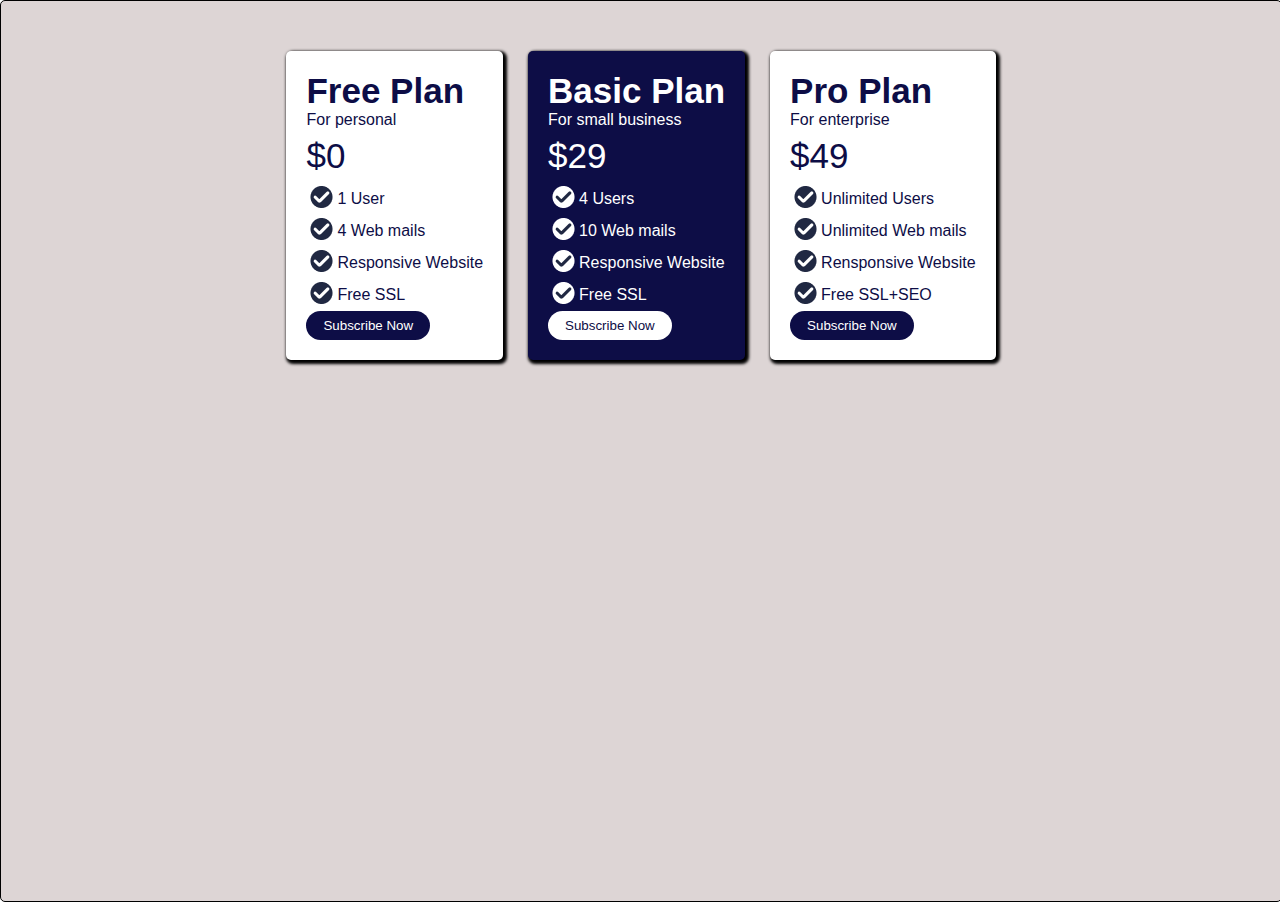
<file: 01oct2023  Flex in CSS/Qno04 Ans/index.html>
<!DOCTYPE html>
<html lang="en">
<head>
    <meta charset="UTF-8">
    <meta name="viewport" content="width=device-width, initial-scale=1.0">
    <title>Pricing Section</title>
    <link rel="stylesheet" href="style.css">
</head>
<body>
    <section class="pricing-section">
     <div class="conatiner">
        <section class="card">
        <div class="free">
            <h2 class="plan">Free Plan</h2>
            <p class="for">For personal</p>
            <h2 class="price">$0</h2>
            <p class="features"><span><img src="./assets/light_tick.png" alt=""></span>1 User</p>
            <p class="features"><span><img src="assets/light_tick.png" alt="dark_tick"></span>4 Web mails</p>         
            <p class="features"><span><img src="assets/light_tick.png" alt="dark_tick"></span>Responsive Website</p>
            <p class="features"><span><img src="assets/light_tick.png" alt="dark_tick"></span>Free SSL</p>
            <button id="free">Subscribe Now</button>
       </div>
    </section>
    <section class="card">
        <div class="basic">
            <h2 class="plan">Basic Plan</h2>
            <p class="for">For small business</p>
            <h2 class="price">$29</h2>
            <p class="features"><span><img src="assets/dark_tick.png" alt="light_tick"></span>4 Users</p> 
            <p class="features"><span><img src="assets/dark_tick.png" alt="light_tick"></span>10 Web mails</p> 
            <p class="features"><span><img src="assets/dark_tick.png" alt="light_tick"></span>Responsive Website</p>
            <p class="features"><span><img src="assets/dark_tick.png" alt="light_tick"></span>Free SSL</p>
            <button id="basic">Subscribe Now</button>
       </div>
    </section>
    <section class="card">
        <div class="pro">
            <h2 class="plan">Pro Plan</h2>
            <p class="for">For enterprise</p>
            <h2 class="price">$49</h2>
            <p class="features"><span><img src="assets/light_tick.png" alt="dark_tick"></span>Unlimited Users</p>
            <p class="features"><span><img src="assets/light_tick.png" alt="dark_tick"></span>Unlimited Web mails</p>
            <p class="features"><span><img src="assets/light_tick.png" alt="dark_tick"></span>Rensponsive Website</p>
            <p class="features"><span><img src="assets/light_tick.png" alt="dark_tick"></span>Free SSL+SEO</p>
            <button id="pro">Subscribe Now</button>
        </div>
    </section>
   </div>
  </section>
</body>
</html>
</file>
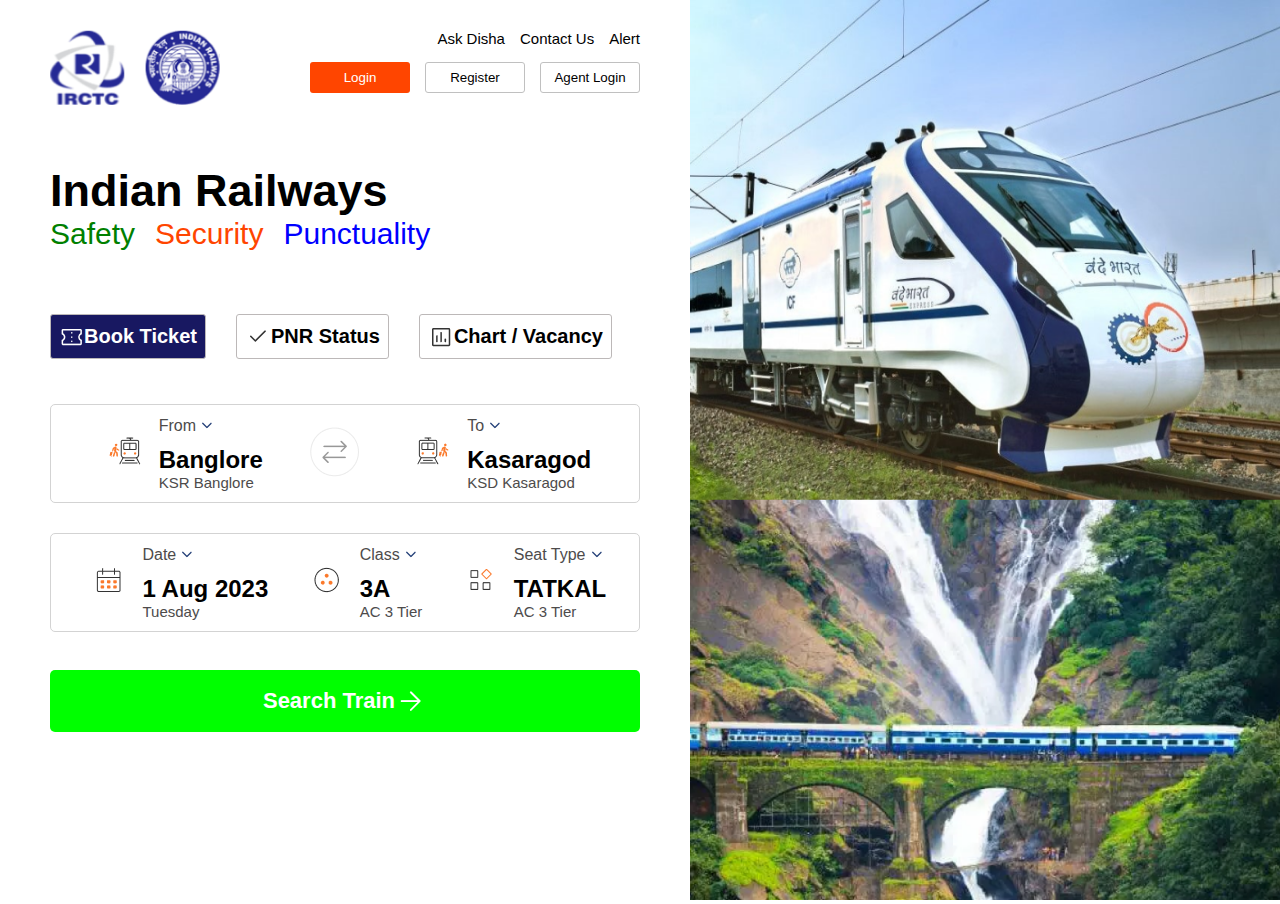
<file: 01oct2023  Flex in CSS/Qno05 Ans/index.html>
<!DOCTYPE html>
<html lang="en">
<head>
    <meta charset="UTF-8">
    <meta name="viewport" content="width=device-width, initial-scale=1.0">
    <title>Welcome to IRCTC</title>
    <link rel="stylesheet" href="style.css">
</head>
    <body>
       <!--start for IRCTC-->
        <div class="full-container">
            <!--Left Side Section-->
            <section class="left-side">
             <!--nav section-->
              <nav> 
                    <div class="container-logo">
                        <img src="./assets/IRCTCLogo.png" alt="IRCTC"><span><img src="./assets/indianRailwaysLogo.png" alt="Railways"></span>  
                    </div>
                    <div class="container-navbar">
                      <ul>
                          <li>Ask Disha</li>
                          <li>Contact Us</li>
                           <li>Alert</li>
                      </ul>
                       <ul>
                           <li><button class="select">Login</button></li>
                           <li><button>Register</button></li>
                           <li><button>Agent Login</button></li>
                       </ul>
                    </div>
                </nav>
               <!--main content in main conatainer-->

               <main>
                <div>
                    <h2 class="main-title">Indian Railways</h2>
                    <div class="sub-title">
                         <p class="text-green">Safety</p>
                         <p class="text-orange">Security</p>
                         <p class="text-blue">Punctuality</p>
                    </div>
                </div>    
                <div class="choose-ticket-button">
                      <button class="selected"><img src="./assets/ticket_icon.png" alt="">Book Ticket</button>                                                                                                                                                                          
                      <button><img src="./assets/tick_icon.png" alt="">PNR Status</button>
                      <button><img src="./assets/chart_icon.png" alt="">Chart / Vacancy</button>
                </div>
                  <!--Choose a designation or journy-->

                <section class="visit-for-train">
                    <div class="choose-train">
                        <div class="choose-ticket-img">
                             <img src="./assets/departure_train_icon.png" alt="">
                        </div>
                        <div class="select-option">
                            <div class="dropdown">
                               <span>From </span>
                               <img src="./assets/expand_more_icon.png" alt="">
                            </div>
                            <div class="choose-location">
                               <h2>Banglore</h2>
                               <span>KSR Banglore</span>
                            </div>
                        </div>   
                    </div>
                    <div class="to-from">
                    <img src="./assets/to_from_arrow.png" alt="">
                    </div>
                    <div class="choose-train">
                      <div class="choose-ticket-img">
                         <img src="./assets/destination_train_icon.png" alt="">
                      </div>
                      <div class="select-option">
                            <div class="dropdown">
                                  <span>To</span>
                                  <img src="./assets/expand_more_icon.png" alt="">
                            </div>
                            <div class="choose-location">
                                  <h2>Kasaragod</h2>
                                  <span>KSD Kasaragod</span>
                            </div>
                        </div>
                    </div>
                </section>
                   <div class="container-main">
                      <div class="choose-ticket">
                          <div class="choose-ticket-img">
                             <img src="./assets/calander-icon.png" alt="">
                          </div>
                          <div class="select-option">
                              <div class="dropdown">
                                  <span>Date</span>
                                  <img src="./assets/expand_more_icon.png" alt="">
                              </div>
                             <div class="choose-location">
                                  <h2>1 Aug 2023</h2>
                                  <span>Tuesday</span>
                             </div>
                          </div>
                       </div>
                       <div class="choose-ticket">
                          <div class="choose-ticket-img">
                              <img src="./assets/threedot-icon.png" alt=""><span>
                          </div>
                          <div class="select-option">
                              <div class="dropdown">
                                  <span>Class</span>
                                  <img src="./assets/expand_more_icon.png" alt="">
                              </div>
                              <div class="choose-location">
                                 <h2>3A</h2>
                                 <span>AC 3 Tier</span>
                              </div>
                          </div>
                      </div>
                      <div class="choose-ticket">
                          <div class="choose-ticket-img">
                             <img src="./assets/widgets_icon.png" alt="">
                          </div>
                          <div class="select-option">  
                              <div class="dropdown"> 
                                  <span>Seat Type</span>
                                  <img src="./assets/expand_more_icon.png" alt="">
                             </div>
                             <div class="choose-location">
                                 <h2>TATKAL</h2>
                                 <span>AC 3 Tier</span>
                             </div>
                           </div>
                       </div>
                   </div>
                   <button class="search-train-button">Search Train<img src="./assets/right-arrow-icon.png" alt=""></button>
               </main>
           </section>
           <!--right side Section-->
           <section class="right-side">
              <img src="./assets/heroImage.png" alt="">
           </section>
       </div>
   </body>
</html>
</file>
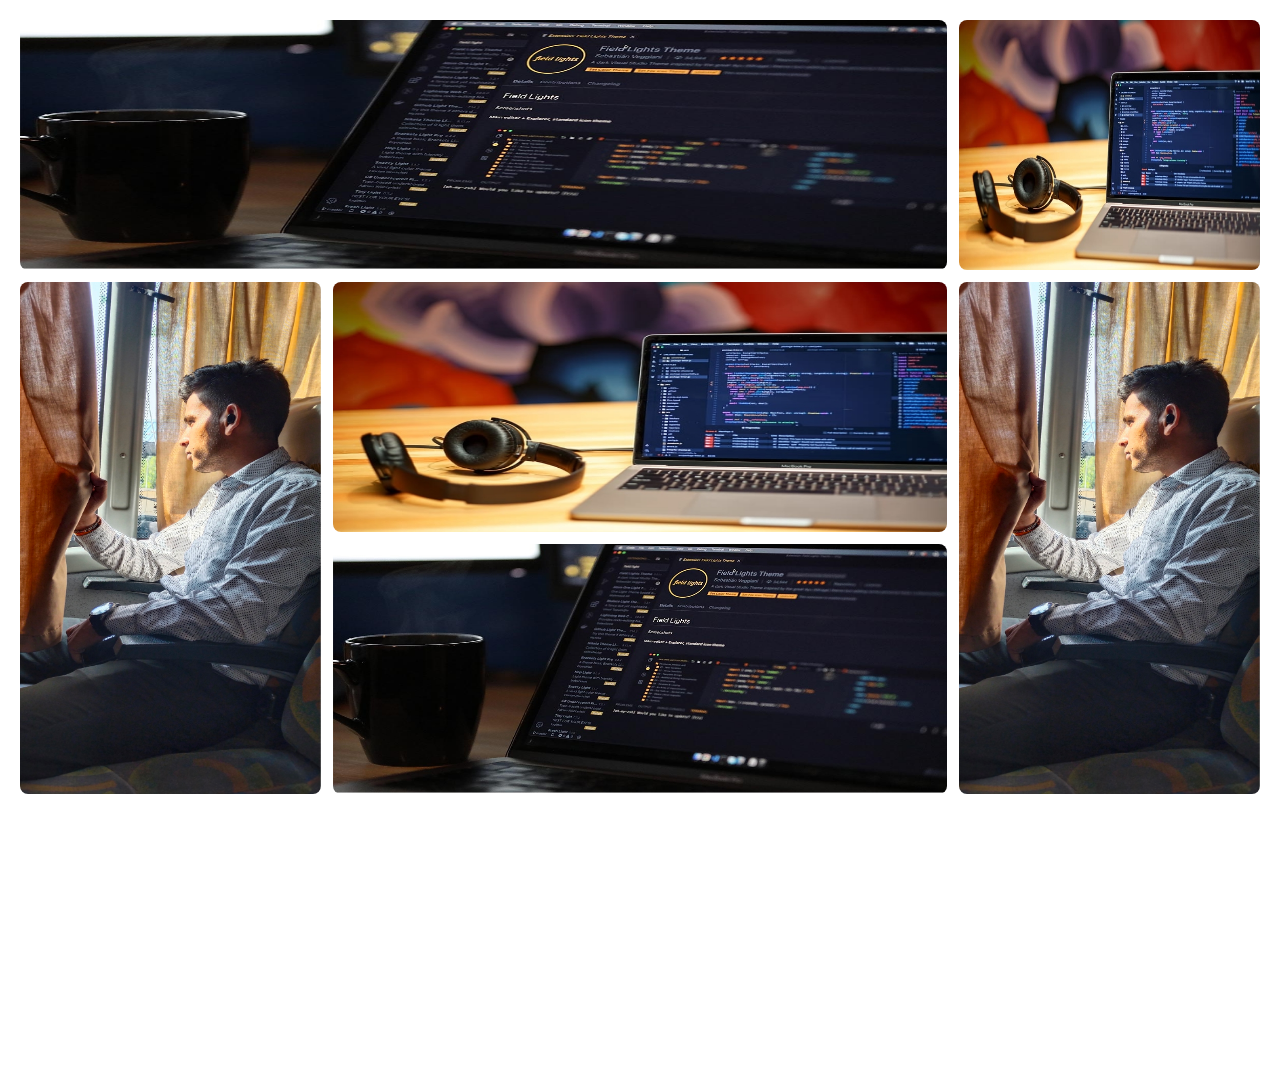
<file: 07oct2023  Grid in CSS/Task01/index.html>
<!DOCTYPE html>
<html lang="en">
<head>
    <meta charset="UTF-8">
    <meta name="viewport" content="width=device-width, initial-scale=1.0">
    <title>Welcome to Grid</title>
    <link rel="stylesheet" href="style.css">
</head>
<body>
    <div class="photo-gallary">
        <div class="photo-1">
            <img src="grid1.jpg" alt="photo-1">
        </div>
        <div class="photo-2">
            <img src="./grid2.jpg" alt="photo-2">
        </div>
        <div class="photo-3">
            <img src="./grid3.jpg" alt="photo-3">
        </div>
        <div class="photo-4">
            <img src="./grid2.jpg" alt="photo-4">
        </div>
        <div class="photo-5">
            <img src="./grid1.jpg" alt="photo-5">
        </div>
        <div class="photo-6">
            <img src="./grid3.jpg" alt="photo-6">
        </div>
    </div>
</body>
</html>
</file>
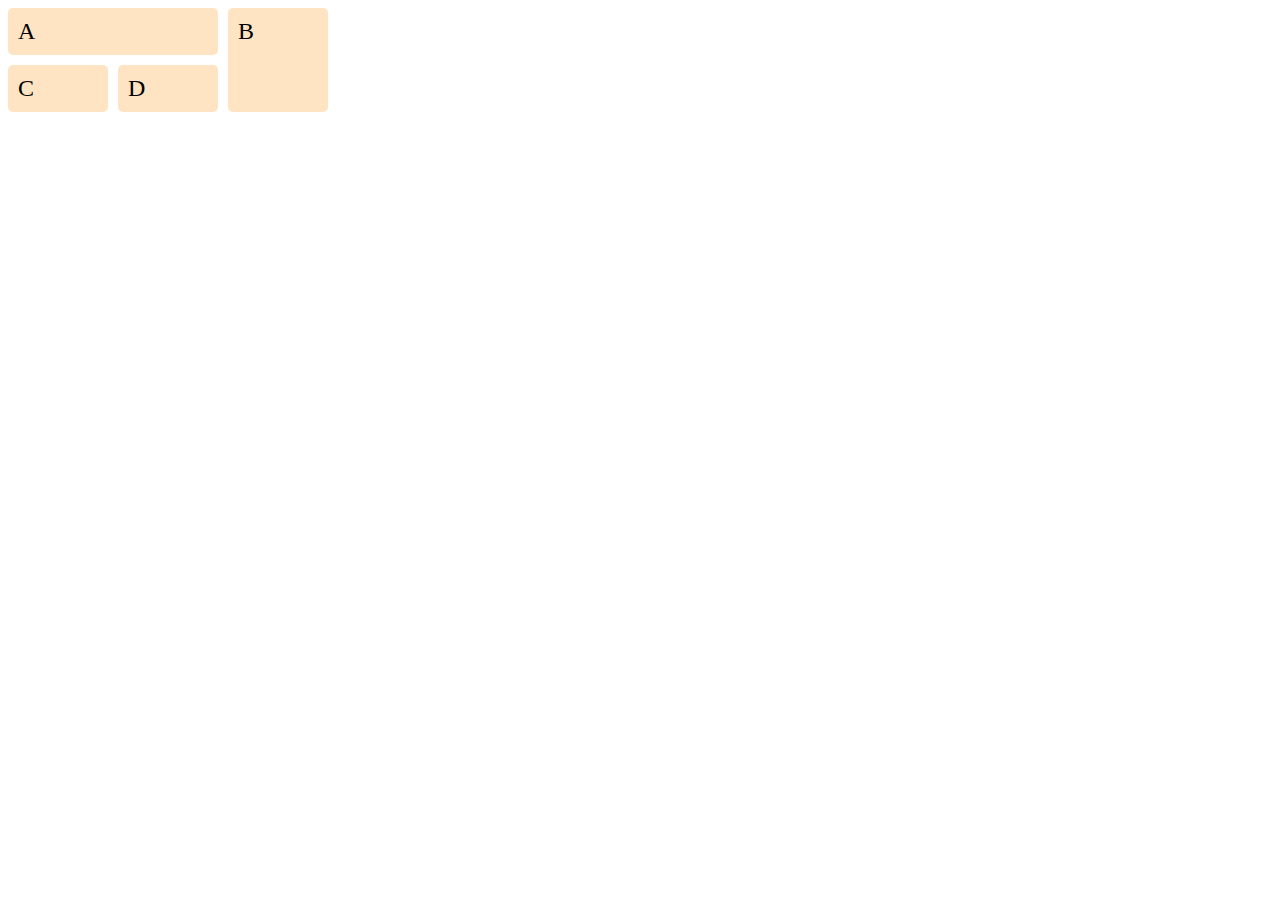
<file: 07oct2023  Grid in CSS/Task02/index.html>
<!DOCTYPE html>
<html lang="en">
<head>
    <meta charset="UTF-8">
    <meta name="viewport" content="width=device-width, initial-scale=1.0">
    <title>Grid Box</title>
    <link rel="stylesheet" href="style.css">
</head>
<body>
    <div class="big-box">
        <div class="box box-1">A</div>
        <div class="box box-2">B</div>
        <div class="box box-3">C</div>
        <div class="box box-4">D</div>
    </div>
</body>
</html>
</file>
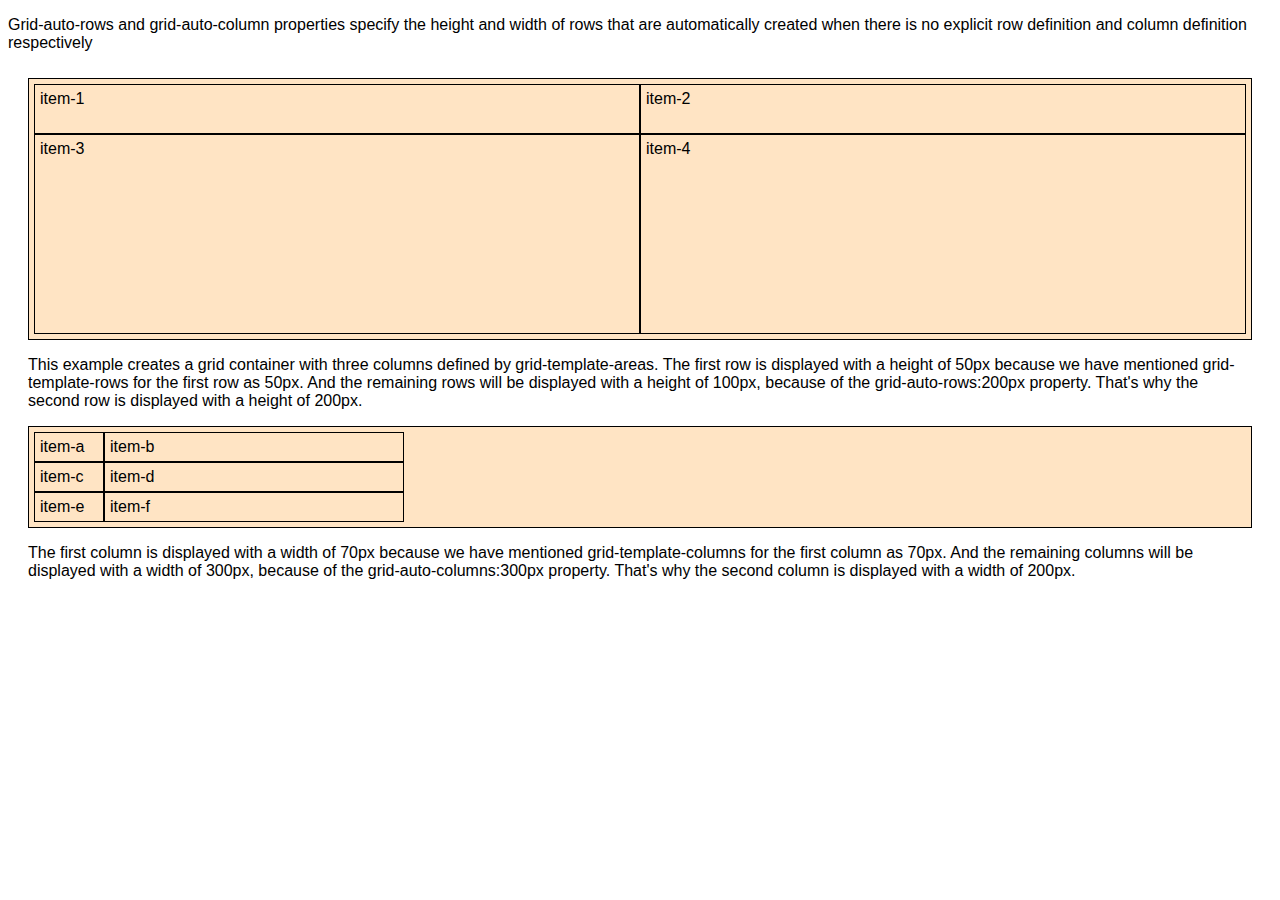
<file: 07oct2023  Grid in CSS/Task03/index.html>
<!DOCTYPE html>
<html lang="en">
<head>
    <meta charset="UTF-8">
    <meta name="viewport" content="width=device-width, initial-scale=1.0">
    <title>Document</title>
    <link rel="stylesheet" href="style.css">
</head>
<body>
    <p>Grid-auto-rows and grid-auto-column properties specify the height and width of rows that are automatically 
        created when there is no explicit row definition and column definition respectively</p>
    <div class="container">
        <div class="containet-1">
            <div>item-1</div>
            <div>item-2</div>
            <div>item-3</div>
            <div>item-4</div>
        </div>
        <p>This example creates a grid container with three columns defined by grid-template-areas. The first row is 
            displayed with a height of 50px because we have mentioned grid-template-rows for the first row as 50px. And 
            the remaining rows will be displayed with a height of 100px, because of the grid-auto-rows:200px property. 
            That's why the second row is displayed with a height of 200px.</p>
        <div class="container-2">
            <div>item-a</div>
            <div>item-b</div>
            <div>item-c</div>
            <div>item-d</div>
            <div>item-e</div>
            <div>item-f</div>
        </div>
        <p>The first column is displayed with a width of 70px because we have mentioned grid-template-columns for the first column as 70px. And the remaining columns will be displayed with a width of 300px, because of the grid-auto-columns:300px property. That's why the second column is displayed with a width of 200px.</p>
    </div>
</body>
</html>
</file>
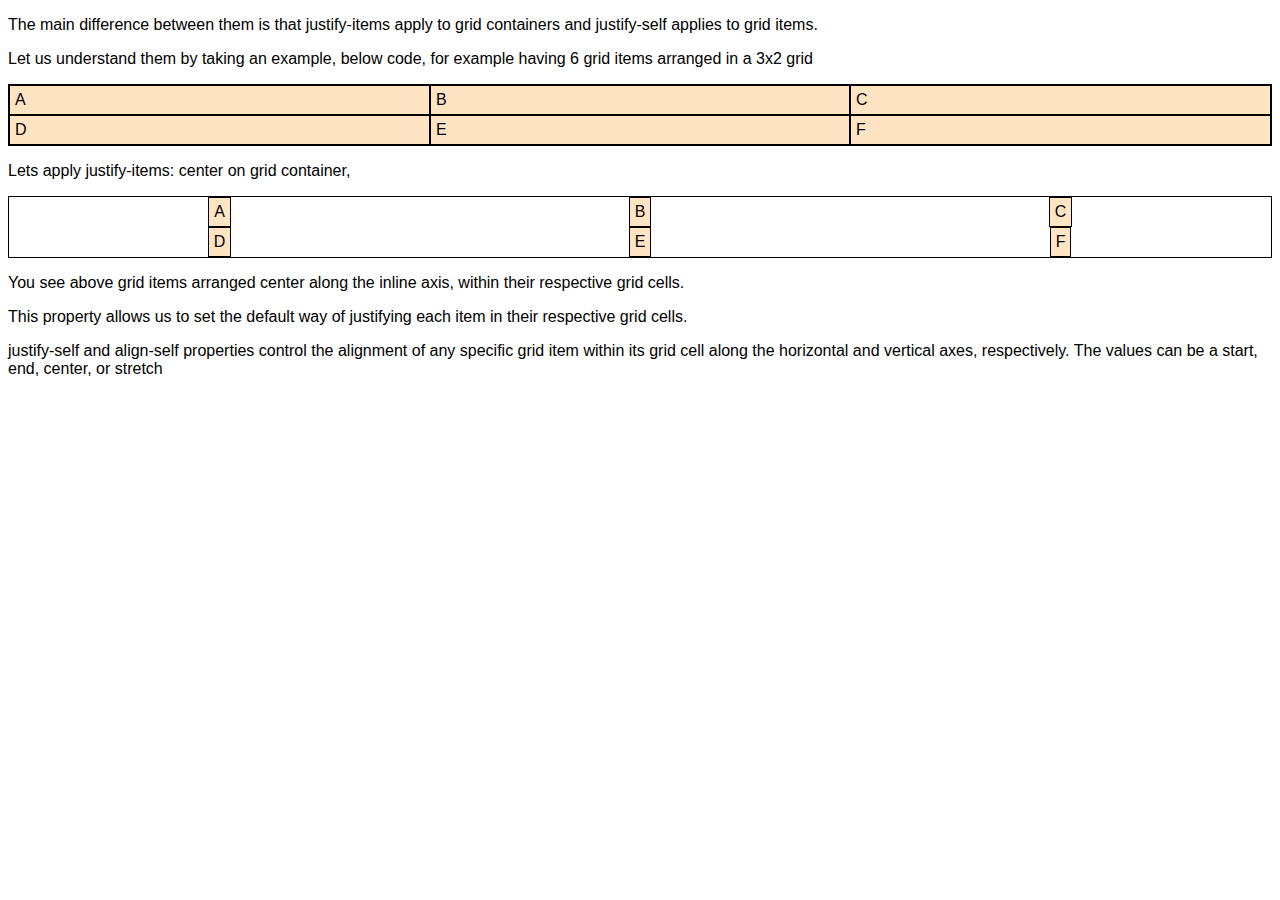
<file: 07oct2023  Grid in CSS/Task05/index.html>
<!DOCTYPE html>
<html lang="en">
<head>
    <meta charset="UTF-8">
    <meta name="viewport" content="width=device-width, initial-scale=1.0">
    <title>Document</title>
    <link rel="stylesheet" href="style.css">
</head>
<body>
    <p>The main difference between them is that justify-items apply to grid containers and justify-self applies to grid items.
    </p>
    <p>Let us understand them by taking an example, below code, for example having 6 grid items arranged in a 3x2 
       grid</p>
    <div class="container">
        <div class="box-1">A</div>
        <div class="box-2">B</div>
        <div class="box-3">C</div>
        <div class="box-4">D</div>
        <div class="box-5">E</div>
        <div class="box-6">F</div>
    </div>
    <p>Lets apply justify-items: center on grid container, </p>
    <div class="container-1">
        <div class="box-1">A</div>
        <div class="box-2">B</div>
        <div class="box-3">C</div>
        <div class="box-4">D</div>
        <div class="box-5">E</div>
        <div class="box-6">F</div>
    </div>
    <p>You see above grid items arranged center along the inline axis, within their respective grid cells.</p>
     <p>This property allows us to set the default way of justifying each item in their respective grid cells.
    </p>
    <p>justify-self and align-self properties control the alignment of any specific grid item within its grid cell along the 
        horizontal and vertical axes, respectively. The values can be a start, end, center, or stretch</p>
    </p>
</body>
</html>
</file>
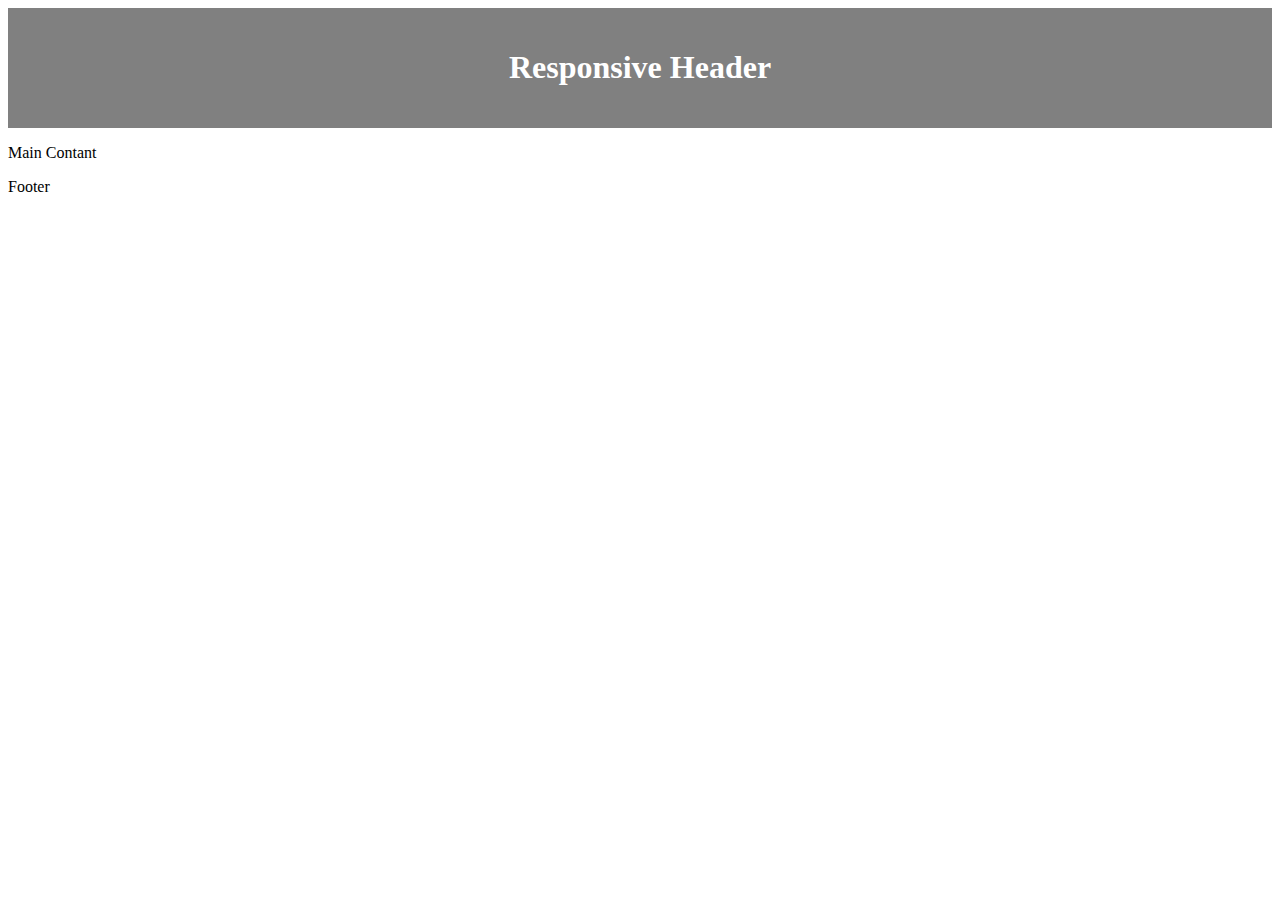
<file: 08oct2023 Midea and Query/Task01/index.html>
<!DOCTYPE html>
<html lang="en">
<head>
    <meta charset="UTF-8">
    <meta name="viewport" content="width=device-width, initial-scale=1.0">
    <title>Task01</title>
    <style>
       header{
           background-color: grey;
           color: #fff;
           padding: 20px;
           text-align: center;
       }
       @media screen and (max-width:600px) {
          header{
            background-color: blue;
          }
       }
    </style>
</head>
<body>
    <div class="container">
       <header class="header">
         <h1>Responsive Header</h1>
       </header>
       <main class="main">
         <p>Main Contant</p>
        </main>
       <footer class="footer">
         <p>Footer</p>
        </footer> 
    </div>
</body>
</html>
</file>
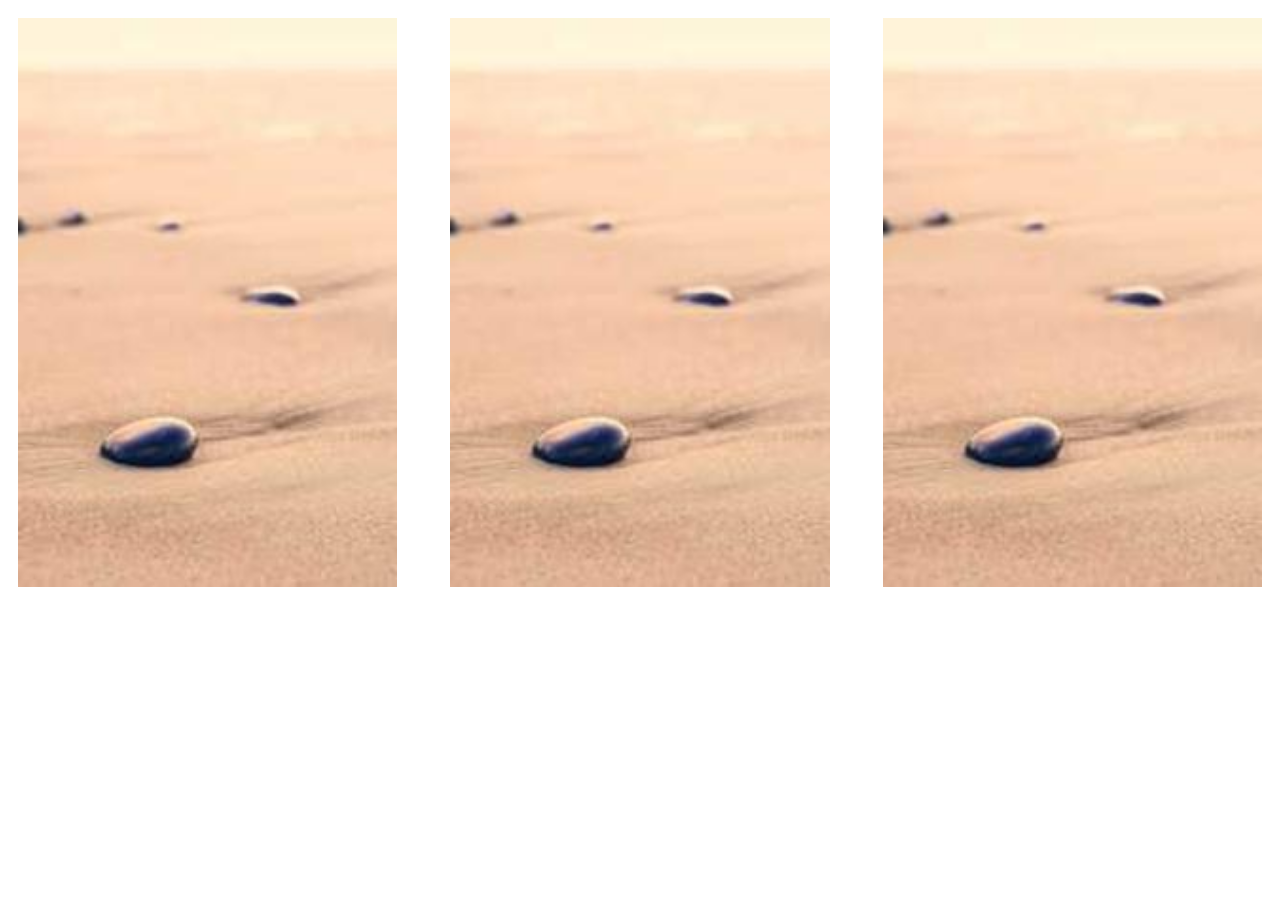
<file: 08oct2023 Midea and Query/Task02/index.html>
<!DOCTYPE html>
<html lang="en">
<head>
    <meta charset="UTF-8">
    <meta name="viewport" content="width=device-width, initial-scale=1.0">
    <title>Task02</title>
    <link rel="stylesheet" href="style.css">
</head>
<body>
    <div class="image-gallary">
        <img src="./imghub.jpg" alt="img">
        <img src="./imghub.jpg" alt="img">
        <img src="./imghub.jpg" alt="img">
    </div>
</body>
</html>
</file>
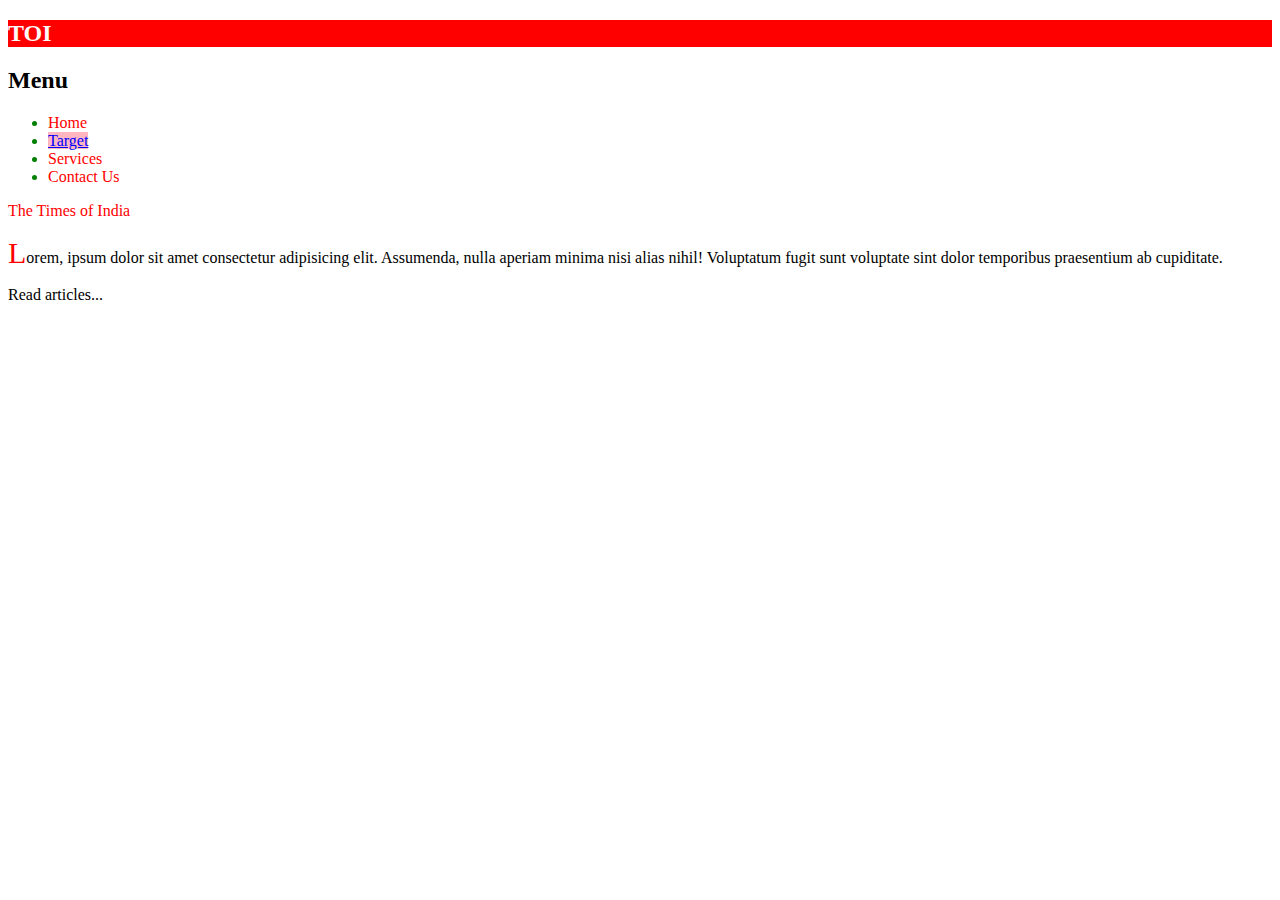
<file: 14oct2023 More on CSS Selectors/Que_No_01/index.html>
<!DOCTYPE html>
<html lang="en">
<head>
    <meta charset="UTF-8">
    <meta name="viewport" content="width=device-width, initial-scale=1.0">
    <title>CSS Selectors</title>
    <link rel="stylesheet" href="style.css">
</head>
<body>
    <header>
        <nav>
            <h2>TOI</h2>
            <div>
                <h2>Menu</h2>
                <ul>
                    <li><a href="#">Home</a></li>
                    <li class="active"><a class="_self" href="#">Target</a></li>
                    <li><a href="#">Services</a></li>
                    <li><a href="#">Contact Us</a></li>
                </ul>
            </div>
            <p>The Times of India</p>
            <p>Lorem, ipsum dolor sit amet consectetur adipisicing elit. Assumenda, nulla aperiam minima nisi alias nihil! Voluptatum fugit sunt voluptate sint dolor temporibus praesentium ab cupiditate.</p>
            <p>Read articles</p>
        </nav>
    </header>
</body>
</html>
</file>
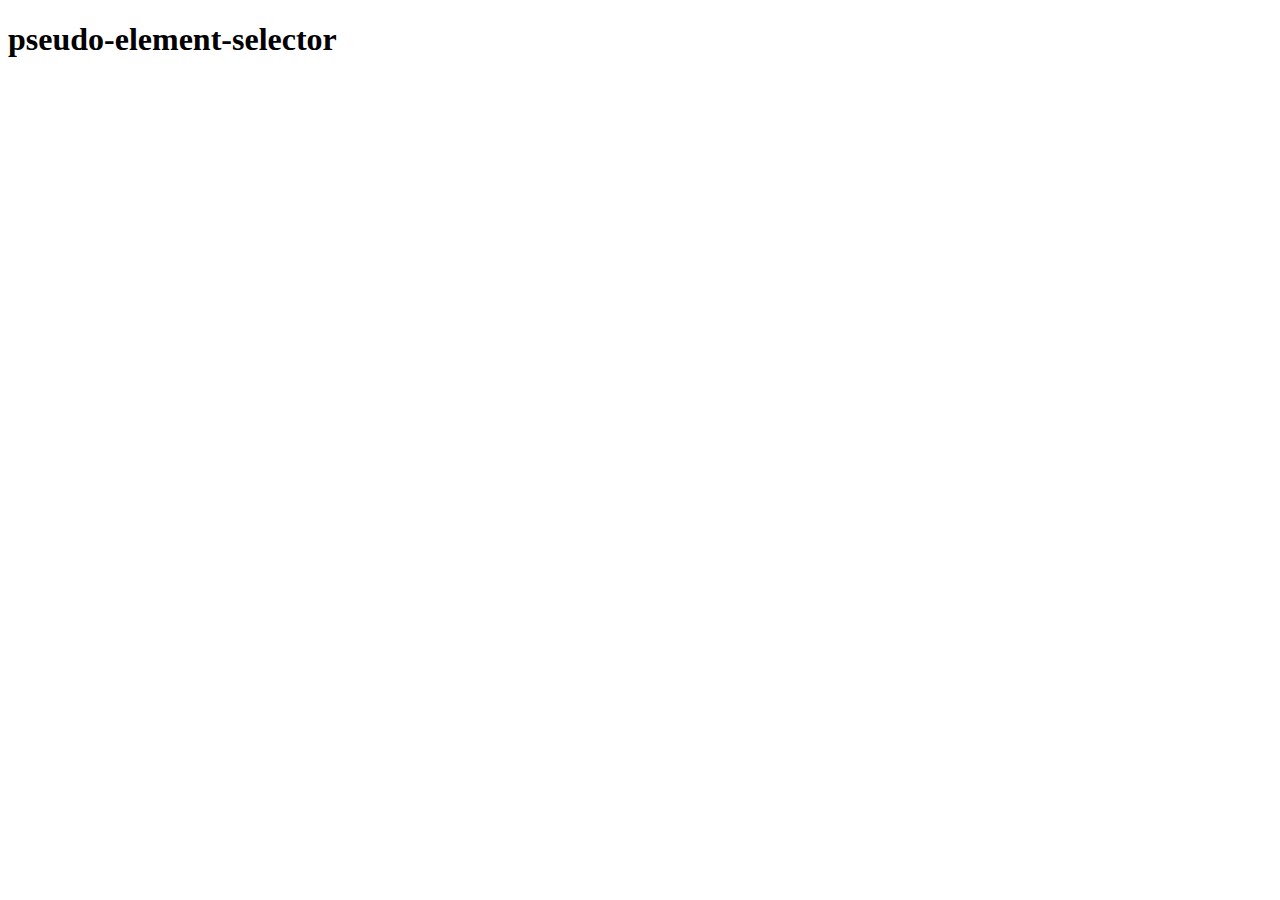
<file: 14oct2023 More on CSS Selectors/Que_No_03/index.html>
<!DOCTYPE html>
<html lang="en">
<head>
    <meta charset="UTF-8">
    <meta name="viewport" content="width=device-width, initial-scale=1.0">
    <title>Document</title>
    <style>
        h1::after{
            content: "selector";
        }
        h1::before{
            content: "pseudo";
        }
    </style>
</head>
<body>
    <!--Given HTML Code-->
    <h1>-element-</h1>
</body>
</html>
</file>
<file: 01oct2023  Flex in CSS/Qno04 Ans/style.css>
*{
    margin: 0;
    padding: 0;
}
body{
    
    font-family: sans-serif;
}
.conatiner{
    height: 100vh;
    width: 100vw;
    display: flex;
    justify-content: center;
    background-color:rgb(221, 213, 213);
    border: 1.5px solid black;
    border-radius: 5px;
    gap: 25px;
}
.card{
    height: fit-content;
    padding-top: 50px;
    box-sizing: border-box;
    box-shadow: 5px;
}
.free,.basic,.pro{
    background-color: #fff;
    color:rgb(13, 13, 70);
    box-shadow: 2px 2px 3px 2px rgba(0, 0,0,1);
    border-radius: 5px;
    padding: 20px;
}

.basic{
    background-color: rgb(13, 13, 70);
    color: #fff;
}
.plan{
    font-size: 35px;
}
.for{
    font-size:1rem;
}
.price{
    font-size: 35px;
    font-weight: 100;
    margin: 7px 0;
}
.features{
    display: flex;
    align-items: center;
   /* margin: 2px auto;*/
}
button{
    border-radius: 25px;
    padding:5px 15px;
    border-color: transparent;
}
#free,#pro{
    background-color:rgb(13, 13, 70);;
    color:#fff;
}
#basic{
    background-color: #fff;
    color:rgb(13, 13, 70);
}
</file>
<file: 01oct2023  Flex in CSS/Qno05 Ans/style.css>
*{
    margin:0%;
    padding: 0%;
    list-style: none;
}
.full-container{
    width: 100vw;
    height: 100vh;
    display: flex;
    margin: 0 auto;
    font-family: sans-serif;
}
/*left side content*/
.left-side{
    width: 50%;
    height: fit-content;
    display: flex;
    flex-direction: column;
    padding: 30px 50px;
}
/*navigation bar content*/
nav{
    display: flex;
    justify-content: space-between;
    height: 60px;
    margin-bottom: 40px;
}
.container-logo{
    display: flex;
    gap: 20px;
}
.container-logo img{
    width: 75px;
    height: 75px;
}
.container-navbar{
    display: flex;
    flex-direction: column;
    gap: 15px;
}
.container-navbar ul{
    display: flex;
    justify-content: end;
    gap: 15px;
    font-size: 15px;
}
.container-navbar li{
    cursor: pointer;
}
.container-navbar button{
    width: 100px;
    padding: 7px 5px;
    cursor: pointer;
    border: 1px solid silver;
    border-radius: 3px;
    background-color: transparent;
}
.container-navbar .select{
    background-color: orangered;
    border-color: transparent;
    color: #fff;
}
/*main content*/
main{
    display: flex;
    flex-direction: column;
    gap: 30px;
}
main .main-title{
    font-size: 45px;
    margin-top: 35px;
}
main .sub-title{
    display: flex;
    gap: 20px;
    font-size: 30px;
    margin-bottom: 18px;
}
main .text-green{
    color: green;
}
main .text-orange{
    color: orangered;
}
main .text-blue{
    color: blue;
}
main .choose-ticket-button{
     display: flex;
     gap: 30px;
     margin:15px  0px;
}
main .choose-ticket-button button{
    display: flex;
    justify-content: center;
    align-items: center;
    background-color: transparent;
    padding: 8px;
    border: 1.5px solid rgb(188, 184, 184);
    border-radius: 3px;
    font-size: 20px;
    font-weight: 550;
    cursor: pointer;
}
main .choose-ticket-button .selected{
    /*border-color:#213D77 ;*/
    background-color: rgb(24, 24, 97);
    color: #fff;
}
/*choose your Journy content*/
main .visit-for-train{
    display: flex;
    flex-wrap: wrap;
    align-items: center;
    justify-content: space-evenly;
    border: 1px solid lightgray;
    border-radius: 5px;
    padding: 10px 0px;
}
main .choose-train{
    display: flex;
    align-items: center;
}
main .container-main{
    display: flex;
    flex-wrap: wrap;
    align-items: center;
    justify-content: space-evenly;
    border: 1px solid lightgray;
    border-radius: 5px;
    padding: 10px 0px;
    margin-bottom: 8px;
}
main .choose-ticket{
    display: flex;
    align-items: center;
    
}
main .choose-ticket-img{
    width: 40px;
    height: 40px;
    padding: 10px;
}
main .select-option{
    display: flex;
    flex-direction:column;
    gap: 10px;
    cursor: pointer;
}
main .choose-location span{
    font-size: 15px;
    color: rgb(77, 75, 75);
}
main .dropdown{
    display: flex;
    align-items: center;
    color:rgb(77, 75, 75) ;
}
/*serach train button*/
main .search-train-button{
    display: flex;
    align-items: center;
    justify-content: center;
    border: none;
    border-radius: 5px;
    background-color:lime ;
    font-size: 22px;
    font-weight: 700;
    color: #fff;
    padding: 15px 0px;
    cursor: pointer;
}
/*ride side content*/
.right-side{
    width: 50%;
    height: auto;
}
.right-side img{
   /* margin-right: 30px;*/
    height: 100%;
    width: 100%;
   /* padding: 10px 15px;*/
}
/*.to-from{
    height: 100%;
    border:1px solid rgb(246, 243, 243);
    border-radius: 80%;
}*/
</file>
<file: 07oct2023  Grid in CSS/Task01/style.css>
/*body{
    margin: 100%;
    padding: 100%;
}*/
.photo-gallary{
    display: grid;
    grid-template-columns: repeat(4 ,1fr);
    grid-template-rows: repeat(4 ,250px);
    gap: 12px;
    padding: 12px;
}
.photo-1{
    grid-column-start: 1;
    grid-column-end: 4;
    grid-row-start: 1;
    grid-row-end: 2;
}
.photo-2{
    grid-column-start: 4;
    grid-column-end: 5;
    grid-row-start: 1;
    grid-row-end: 2;
}
.photo-3{
    grid-column-start: 1;
    grid-column-end: 2;
    grid-row-start: 2;
    grid-row-end: 4;
}
.photo-4{
    grid-column-start: 2;
    grid-column-end: 4;
    grid-row-start: 2;
    grid-row-end: 3;
}
.photo-5{
    grid-column-start: 2;
    grid-column-end: 4;
    grid-row-start: 3;
    grid-row-end: 4;
}
.photo-6{
    grid-column-start: 4;
    grid-column-end: 5;
    grid-row-start: 2;
    grid-row-end: 4;
}
img{
    height: 100%;
    width: 100%;
    border-radius: 8px;
}
</file>
<file: 07oct2023  Grid in CSS/Task02/style.css>
.big-box{
    display: grid;
    grid-gap: 10px;
    grid-template-columns: 100px 100px 100px;
}
.box{
    padding: 10px;
   /* height: 100PX;
    width: 100PX;*/
    background-color:bisque;
    border-radius: 5px;
    font-size: 150%;
    color: black;
}
.box-1{
   grid-column: 1/3;  
   grid-row: 1; 
}
.box-2{
    grid-column: 3;
    grid-row: 1/3;
}
.box-3{
    grid-column: 1;
    grid-row: 2;
}
.box-4{
    grid-column: 2;
    grid-row: 2;
}
</file>
<file: 07oct2023  Grid in CSS/Task03/style.css>
body{
    font-family: sans-serif;

}
.container{
    margin: 10px;
    padding: 10px;
    gap: 20px;
}
.container div{
   border: 1px solid black;
   background-color: bisque;
   padding: 5px;
}
.containet-1{
    display: grid;
    grid-template-areas:"X X";
    grid-template-rows: 50px;
    grid-auto-rows: 200px;
}
.container-2{
    display: grid;
    grid-template-areas:"Y Y";
    grid-template-columns: 70px;
    grid-auto-columns: 300px;
}
</file>
<file: 07oct2023  Grid in CSS/Task05/style.css>
body{
    font-family: sans-serif;
}
.container{
    display: grid;
    grid-template-columns: auto auto auto;
    border:1px solid black;
}
.container div{
    border: 1px solid black;
    padding: 5px;
    background-color: bisque;
}
.container-1{
    display: grid;
    grid-template-columns: auto auto auto;
    border:1px solid black;
    justify-items: center;
}
.container-1 div{
    border: 1px solid black;
    padding: 5px;
    background-color: bisque;
}
</file>
<file: 08oct2023 Midea and Query/Task02/style.css>
.image-gallary{
    display:flex;
    flex-wrap:wrap;
    justify-content:space-between;
}
.image-gallary img{
    width: 30%;
    margin: 10px;
}
@media screen and (max-width:800px ) {
    .image-gallary img{
      width: 45%;
    } 
}
@media screen and (max-width:500px) {
    .image-gallary img{
      width: 100%;
}
}
</file>
<file: 14oct2023 More on CSS Selectors/Que_No_01/style.css>
/* B Using the Combinator selector,perform thr Task -*/
body{
    background-color: #fff;
}
/*B a. target the a tag to change the color*/
nav a{
    color: green;
}
/*B b. target the first h2 tag and change background-color and text-color*/
nav > h2{
    background-color: red;
    color: snow;
}
/*B c. target the first p tag and change text-color red*/
nav p:nth-child(3){
    color: red;
}  
/*Using thr attribute selector perform the task-*/
/*C a. remove the text underline */
li a{
    color: red;
    text-decoration: none;
}

/*C b. target the a tag with attribute of class name "active"

change the text color and provide the text-style properties with underline*/

.active a{
    color: blue;
    text-decoration: underline;
}

/*C c. target the a tag with attribute of class target whose value is "_self" and change the background-color*/

._self{
    background-color: lightpink;
}


/*D a. target the last p tag and added the value"..." after his value*/

p:last-child::after{
    content:"...";
}


/*D  b. target the list bullets and change its color */

li{
    color: green;
}

/*D c. target the 2nd p tag and change its first letter color to red and also change the font size to 30px*/

p:nth-child(even)::first-letter{
    color: red;
    font-size: 30px;
}
</file>
